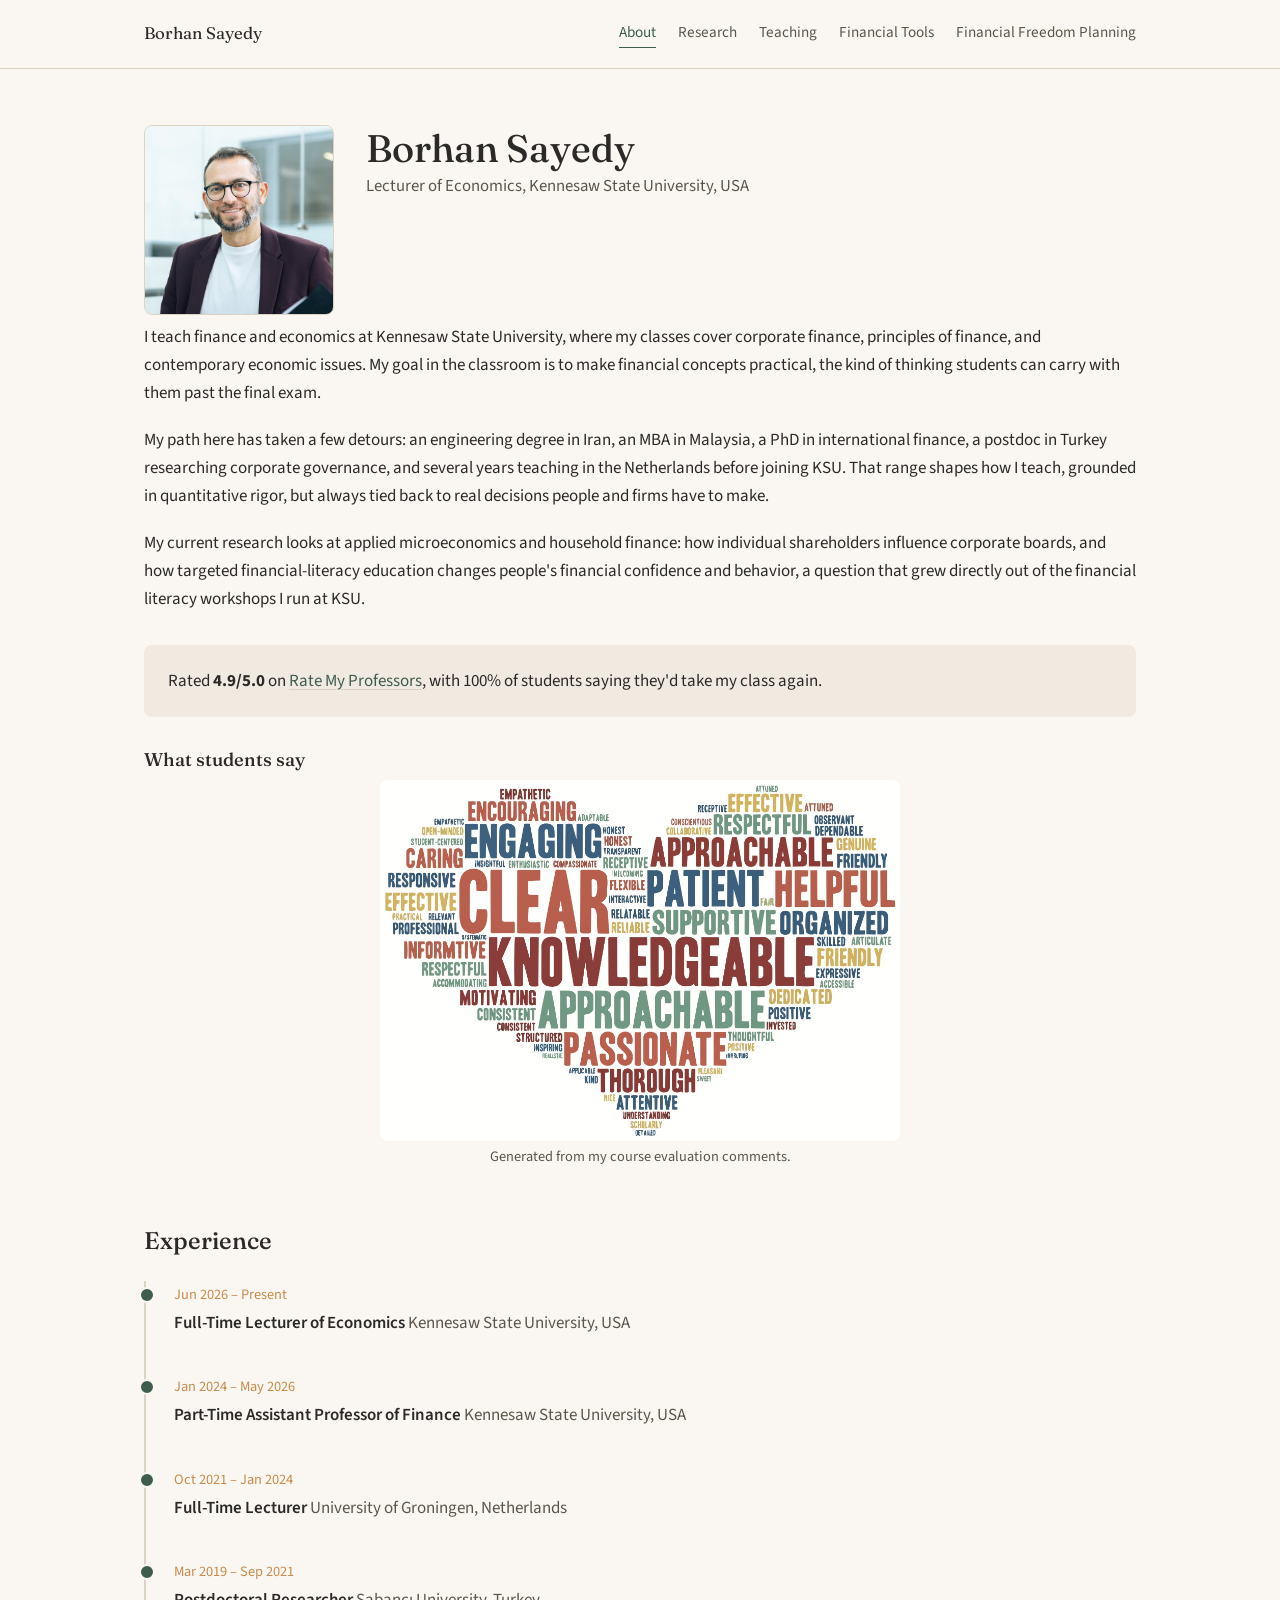
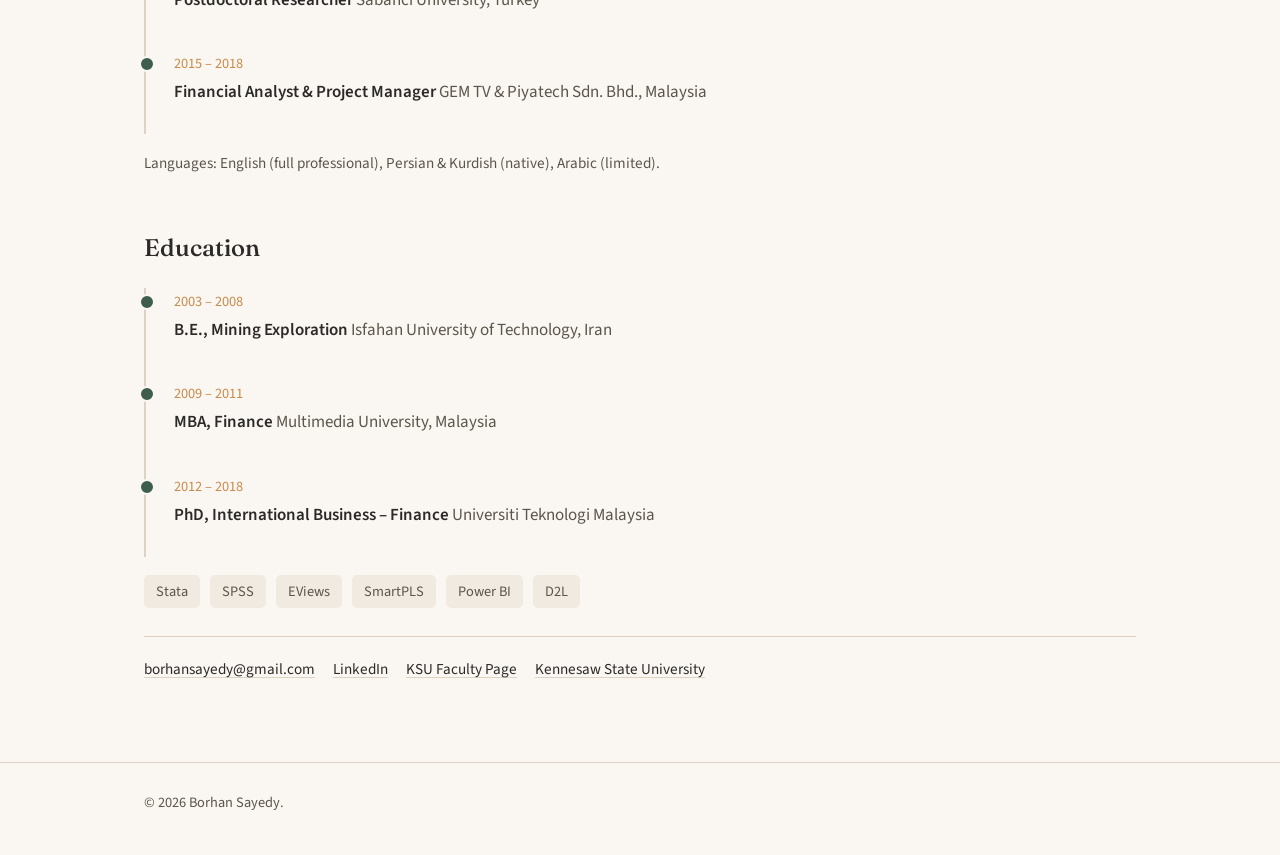
<file: index.html>
<!DOCTYPE html>
<html lang="en">
<head>
<meta charset="UTF-8">
<meta name="viewport" content="width=device-width, initial-scale=1.0">
<title>Borhan Sayedy | Lecturer of Economics, Kennesaw State University</title>
<meta name="description" content="Borhan Sayedy is a Lecturer of Economics at Kennesaw State University, teaching finance and economics.">
<meta name="google-site-verification" content="pN-dEnVhSgdHzZK1PWoXmaAWGZ5XtpAnYT4VeJvEDls" />
<link rel="preconnect" href="https://fonts.googleapis.com">
<link rel="preconnect" href="https://fonts.gstatic.com" crossorigin>
<link href="https://fonts.googleapis.com/css2?family=Fraunces:opsz,wght@9..144,400..600&family=Source+Sans+3:wght@400;600;700&display=swap" rel="stylesheet">
<link rel="stylesheet" href="style.css">
</head>
<body>

<header class="site">
  <div class="nav-row">
    <a class="brand" href="index.html">Borhan Sayedy</a>
    <nav class="links">
      <a href="index.html" aria-current="page">About</a>
      <a href="research.html">Research</a>
      <a href="teaching.html">Teaching</a>
      <a href="financial-tools.html">Financial Tools</a>
      <a href="financial-freedom.html">Financial Freedom Planning</a>
    </nav>
  </div>
</header>

<main>
  <div class="wrap">

    <div class="hero">
      <img src="photo.jpg" alt="Portrait of Borhan Sayedy">
      <div>
        <h1>Borhan Sayedy</h1>
        <p class="role">Lecturer of Economics, Kennesaw State University, USA</p>
      </div>
    </div>

    <p>I teach finance and economics at Kennesaw State University, where my classes cover corporate finance, principles of finance, and contemporary economic issues. My goal in the classroom is to make financial concepts practical, the kind of thinking students can carry with them past the final exam.</p>

    <p>My path here has taken a few detours: an engineering degree in Iran, an MBA in Malaysia, a PhD in international finance, a postdoc in Turkey researching corporate governance, and several years teaching in the Netherlands before joining KSU. That range shapes how I teach, grounded in quantitative rigor, but always tied back to real decisions people and firms have to make.</p>

    <p>My current research looks at applied microeconomics and household finance: how individual shareholders influence corporate boards, and how targeted financial-literacy education changes people's financial confidence and behavior, a question that grew directly out of the financial literacy workshops I run at KSU.</p>

    <div class="callout">
      <p>Rated <strong>4.9/5.0</strong> on <a href="https://www.ratemyprofessors.com/professor/2978130" target="_blank" rel="noopener">Rate My Professors</a>, with 100% of students saying they'd take my class again.</p>
    </div>

    <h3>What students say</h3>
    <img src="wordcloud.jpg" alt="Word cloud of the most common words from student course evaluations, including clear, knowledgeable, engaging, approachable, patient, helpful, supportive, and passionate" style="width:100%; max-width:520px; display:block; margin: 8px auto 4px; border-radius: 8px;">
    <p class="ffp-note" style="text-align:center;">Generated from my course evaluation comments.</p>

    <h2>Experience</h2>
    <ul class="timeline">
      <li>
        <span class="year">Jun 2026 &ndash; Present</span>
        <span class="degree">Full-Time Lecturer of Economics</span>
        <span class="school">Kennesaw State University, USA</span>
      </li>
      <li>
        <span class="year">Jan 2024 &ndash; May 2026</span>
        <span class="degree">Part-Time Assistant Professor of Finance</span>
        <span class="school">Kennesaw State University, USA</span>
      </li>
      <li>
        <span class="year">Oct 2021 &ndash; Jan 2024</span>
        <span class="degree">Full-Time Lecturer</span>
        <span class="school">University of Groningen, Netherlands</span>
      </li>
      <li>
        <span class="year">Mar 2019 &ndash; Sep 2021</span>
        <span class="degree">Postdoctoral Researcher</span>
        <span class="school">Sabanc&#305; University, Turkey</span>
      </li>
      <li>
        <span class="year">2015 &ndash; 2018</span>
        <span class="degree">Financial Analyst &amp; Project Manager</span>
        <span class="school">GEM TV &amp; Piyatech Sdn. Bhd., Malaysia</span>
      </li>
    </ul>

    <p style="color: var(--ink-soft); font-size: 0.95rem;">Languages: English (full professional), Persian &amp; Kurdish (native), Arabic (limited).</p>

    <h2>Education</h2>
    <ul class="timeline">
      <li>
        <span class="year">2003 &ndash; 2008</span>
        <span class="degree">B.E., Mining Exploration</span>
        <span class="school">Isfahan University of Technology, Iran</span>
      </li>
      <li>
        <span class="year">2009 &ndash; 2011</span>
        <span class="degree">MBA, Finance</span>
        <span class="school">Multimedia University, Malaysia</span>
      </li>
      <li>
        <span class="year">2012 &ndash; 2018</span>
        <span class="degree">PhD, International Business &ndash; Finance</span>
        <span class="school">Universiti Teknologi Malaysia</span>
      </li>
    </ul>

    <p class="tag-row">
      <span>Stata</span><span>SPSS</span><span>EViews</span><span>SmartPLS</span><span>Power BI</span><span>D2L</span>
    </p>

    <div class="contact-row">
      <a href="mailto:borhansayedy@gmail.com">borhansayedy@gmail.com</a>
      <a href="https://www.linkedin.com/in/borhansayedy/" target="_blank" rel="noopener">LinkedIn</a>
      <a href="https://facultyweb.kennesaw.edu/bsayedy/index.php" target="_blank" rel="noopener">KSU Faculty Page</a>
      <a href="https://www.kennesaw.edu" target="_blank" rel="noopener">Kennesaw State University</a>
    </div>

  </div>
</main>

<footer class="site">
  <div class="wrap">
    &copy; 2026 Borhan Sayedy.
  </div>
</footer>

</body>
</html>
</file>
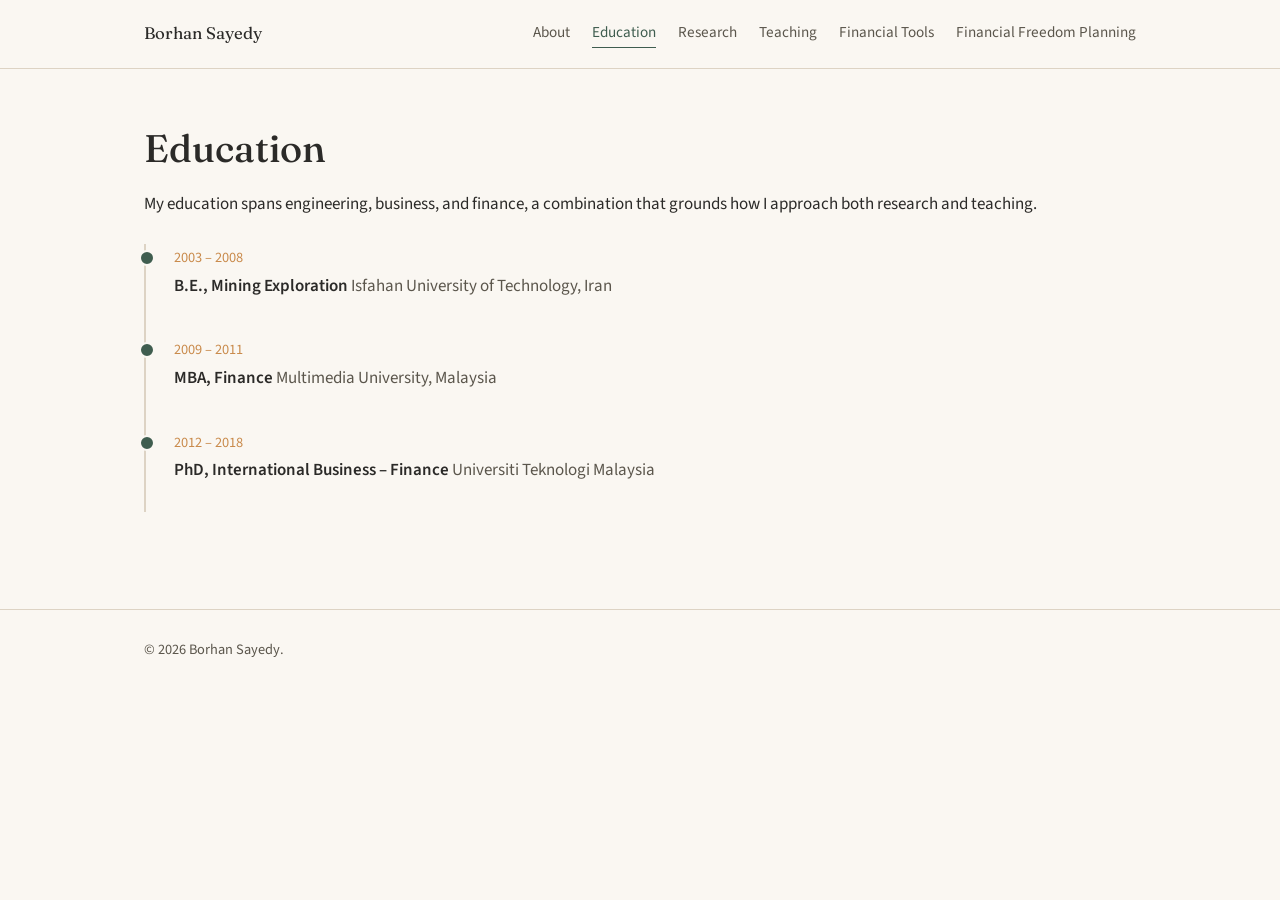
<file: education.html>
<!DOCTYPE html>
<html lang="en">
<head>
<meta charset="UTF-8">
<meta name="viewport" content="width=device-width, initial-scale=1.0">
<title>Education | Borhan Sayedy</title>
<link rel="preconnect" href="https://fonts.googleapis.com">
<link rel="preconnect" href="https://fonts.gstatic.com" crossorigin>
<link href="https://fonts.googleapis.com/css2?family=Fraunces:opsz,wght@9..144,400..600&family=Source+Sans+3:wght@400;600;700&display=swap" rel="stylesheet">
<link rel="stylesheet" href="style.css">
</head>
<body>

<header class="site">
  <div class="nav-row">
    <a class="brand" href="index.html">Borhan Sayedy</a>
    <nav class="links">
      <a href="index.html">About</a>
      <a href="education.html" aria-current="page">Education</a>
      <a href="research.html">Research</a>
      <a href="teaching.html">Teaching</a>
      <a href="financial-tools.html">Financial Tools</a>
      <a href="financial-freedom.html">Financial Freedom Planning</a>
    </nav>
  </div>
</header>

<main>
  <div class="wrap">
    <h1>Education</h1>
    <p>My education spans engineering, business, and finance, a combination that grounds how I approach both research and teaching.</p>

    <ul class="timeline">
      <li>
        <span class="year">2003 &ndash; 2008</span>
        <span class="degree">B.E., Mining Exploration</span>
        <span class="school">Isfahan University of Technology, Iran</span>
      </li>
      <li>
        <span class="year">2009 &ndash; 2011</span>
        <span class="degree">MBA, Finance</span>
        <span class="school">Multimedia University, Malaysia</span>
      </li>
      <li>
        <span class="year">2012 &ndash; 2018</span>
        <span class="degree">PhD, International Business &ndash; Finance</span>
        <span class="school">Universiti Teknologi Malaysia</span>
      </li>
    </ul>
  </div>
</main>

<footer class="site">
  <div class="wrap">
    &copy; 2026 Borhan Sayedy.
  </div>
</footer>

</body>
</html>
</file>
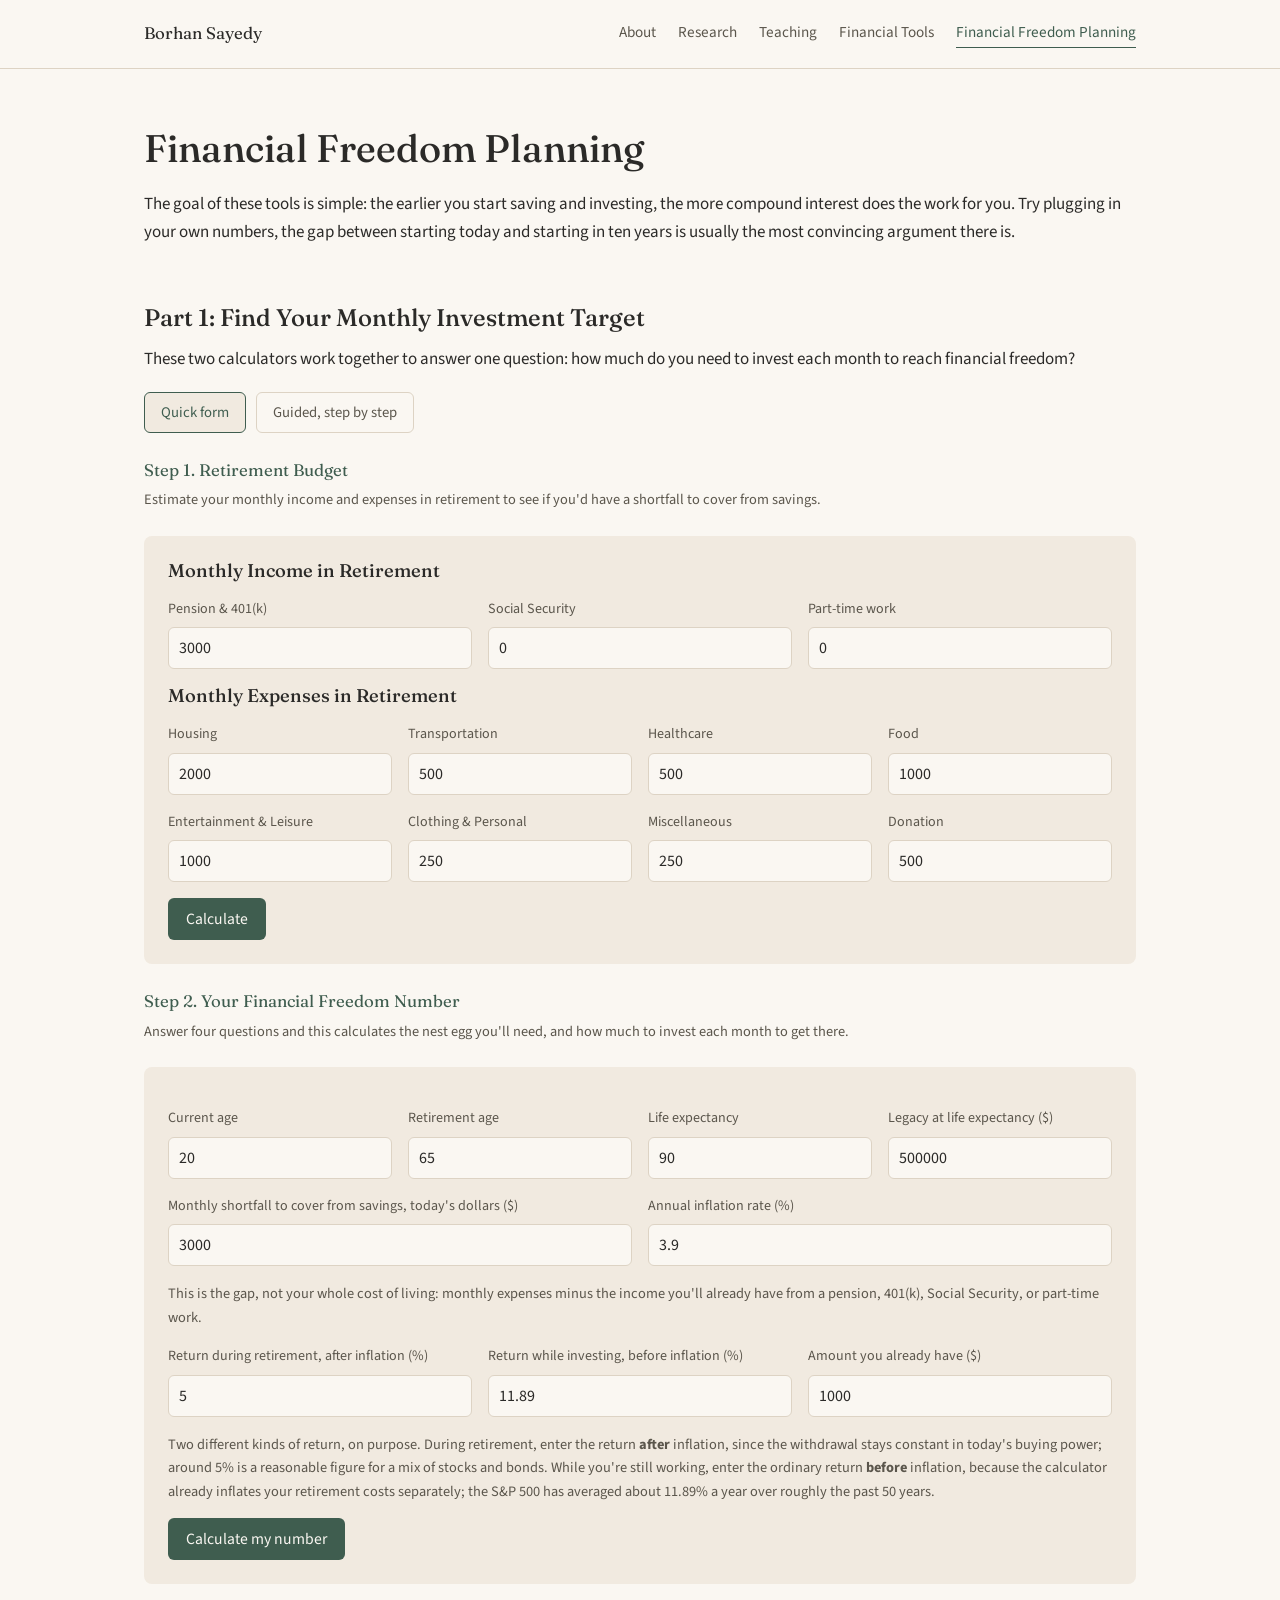
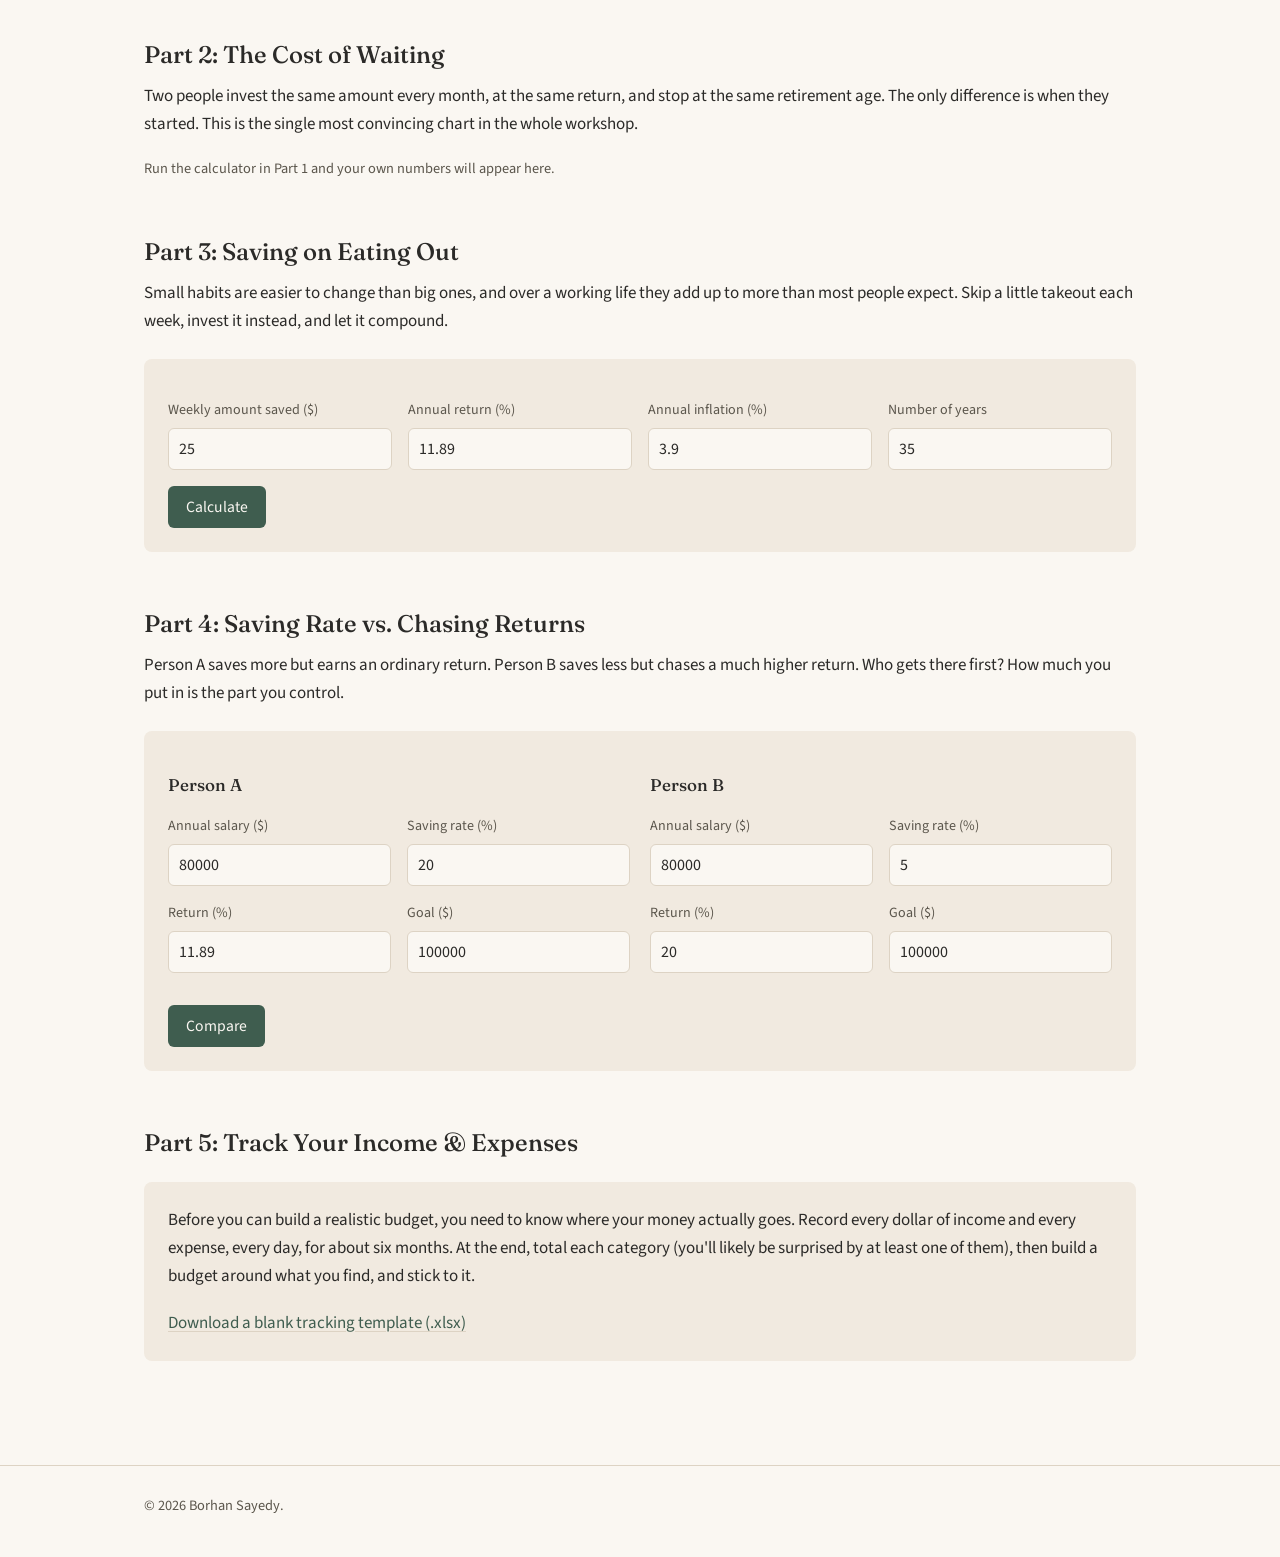
<file: financial-freedom.html>
<!DOCTYPE html>
<html lang="en">
<head>
<meta charset="UTF-8">
<meta name="viewport" content="width=device-width, initial-scale=1.0">
<title>Financial Freedom Planning | Borhan Sayedy</title>
<link rel="preconnect" href="https://fonts.googleapis.com">
<link rel="preconnect" href="https://fonts.gstatic.com" crossorigin>
<link href="https://fonts.googleapis.com/css2?family=Fraunces:opsz,wght@9..144,400..600&family=Source+Sans+3:wght@400;600;700&display=swap" rel="stylesheet">
<link rel="stylesheet" href="style.css">
</head>
<body>

<header class="site">
  <div class="nav-row">
    <a class="brand" href="index.html">Borhan Sayedy</a>
    <nav class="links">
      <a href="index.html">About</a>
      <a href="research.html">Research</a>
      <a href="teaching.html">Teaching</a>
      <a href="financial-tools.html">Financial Tools</a>
      <a href="financial-freedom.html" aria-current="page">Financial Freedom Planning</a>
    </nav>
  </div>
</header>

<main>
  <div class="wrap">
    <h1>Financial Freedom Planning</h1>
    <p>The goal of these tools is simple: the earlier you start saving and investing, the more compound interest does the work for you. Try plugging in your own numbers, the gap between starting today and starting in ten years is usually the most convincing argument there is.</p>

    <h2 class="ffp-intro">Part 1: Find Your Monthly Investment Target</h2>
    <p>These two calculators work together to answer one question: how much do you need to invest each month to reach financial freedom?</p>

    <div class="wizard-toggle-row">
      <button class="wizard-toggle-btn active" id="toggle-form-btn" onclick="showFormMode()">Quick form</button>
      <button class="wizard-toggle-btn" id="toggle-wizard-btn" onclick="showWizardMode()">Guided, step by step</button>
    </div>

    <div id="form-mode">
      <p class="ffp-subhead">Step 1. Retirement Budget</p>
      <p class="ffp-note">Estimate your monthly income and expenses in retirement to see if you'd have a shortfall to cover from savings.</p>
      <div class="tool-card">
        <h3>Monthly Income in Retirement</h3>
        <div class="field-row">
          <div class="field"><label for="rb-pension">Pension &amp; 401(k)</label><input type="number" id="rb-pension" value="3000" min="0"></div>
          <div class="field"><label for="rb-ss">Social Security</label><input type="number" id="rb-ss" value="0" min="0"></div>
          <div class="field"><label for="rb-parttime">Part-time work</label><input type="number" id="rb-parttime" value="0" min="0"></div>
        </div>
        <h3>Monthly Expenses in Retirement</h3>
        <div class="field-row">
          <div class="field"><label for="rb-housing">Housing</label><input type="number" id="rb-housing" value="2000" min="0"></div>
          <div class="field"><label for="rb-transport">Transportation</label><input type="number" id="rb-transport" value="500" min="0"></div>
          <div class="field"><label for="rb-healthcare">Healthcare</label><input type="number" id="rb-healthcare" value="500" min="0"></div>
          <div class="field"><label for="rb-food">Food</label><input type="number" id="rb-food" value="1000" min="0"></div>
        </div>
        <div class="field-row">
          <div class="field"><label for="rb-entertainment">Entertainment &amp; Leisure</label><input type="number" id="rb-entertainment" value="1000" min="0"></div>
          <div class="field"><label for="rb-clothing">Clothing &amp; Personal</label><input type="number" id="rb-clothing" value="250" min="0"></div>
          <div class="field"><label for="rb-misc">Miscellaneous</label><input type="number" id="rb-misc" value="250" min="0"></div>
          <div class="field"><label for="rb-donation">Donation</label><input type="number" id="rb-donation" value="500" min="0"></div>
        </div>
        <button class="calc-btn" onclick="calcRetirementBudget()">Calculate</button>
        <div class="result" id="rb-result">
          <div class="compare-result"><span>Total monthly income</span><span class="value" id="rb-income-total">&mdash;</span></div>
          <div class="compare-result"><span>Total monthly expenses</span><span class="value" id="rb-expense-total">&mdash;</span></div>
          <div class="compare-result"><span>Monthly shortfall (withdrawal needed)</span><span class="value" id="rb-shortfall">&mdash;</span></div>
        </div>
      </div>

      <p class="ffp-subhead">Step 2. Your Financial Freedom Number</p>
      <p class="ffp-note">Answer four questions and this calculates the nest egg you'll need, and how much to invest each month to get there.</p>
      <div class="tool-card">
        <div class="field-row">
          <div class="field"><label for="sp-current-age">Current age</label><input type="number" id="sp-current-age" value="20" min="0"></div>
          <div class="field"><label for="sp-retire-age">Retirement age</label><input type="number" id="sp-retire-age" value="65" min="0"></div>
          <div class="field"><label for="sp-life-expectancy">Life expectancy</label><input type="number" id="sp-life-expectancy" value="90" min="0"></div>
          <div class="field"><label for="sp-legacy">Legacy at life expectancy ($)</label><input type="number" id="sp-legacy" value="500000" min="0"></div>
        </div>
        <div class="field-row">
          <div class="field"><label for="sp-monthly-need">Monthly shortfall to cover from savings, today's dollars ($)</label><input type="number" id="sp-monthly-need" value="3000" min="0"></div>
          <div class="field"><label for="sp-inflation">Annual inflation rate (%)</label><input type="number" id="sp-inflation" value="3.9" min="0" step="0.1"></div>
        </div>
        <p class="ffp-note">This is the gap, not your whole cost of living: monthly expenses minus the income you'll already have from a pension, 401(k), Social Security, or part-time work.</p>
        <p class="link-note" id="sp-link-note">Auto-filled from your Retirement Budget shortfall above. Feel free to edit it.</p>
        <div class="field-row">
          <div class="field"><label for="sp-retire-return">Return during retirement, after inflation (%)</label><input type="number" id="sp-retire-return" value="5" min="0" step="0.1"></div>
          <div class="field"><label for="sp-invest-return">Return while investing, before inflation (%)</label><input type="number" id="sp-invest-return" value="11.89" min="0" step="0.01"></div>
          <div class="field"><label for="sp-initial">Amount you already have ($)</label><input type="number" id="sp-initial" value="1000" min="0"></div>
        </div>
        <p class="ffp-note">Two different kinds of return, on purpose. During retirement, enter the return <strong>after</strong> inflation, since the withdrawal stays constant in today's buying power; around 5% is a reasonable figure for a mix of stocks and bonds. While you're still working, enter the ordinary return <strong>before</strong> inflation, because the calculator already inflates your retirement costs separately; the S&amp;P 500 has averaged about 11.89% a year over roughly the past 50 years.</p>
        <button class="calc-btn" onclick="calcSavingsPlan()">Calculate my number</button>
        <div class="result" id="sp-result">
          <div class="compare-result"><span>Monthly shortfall at retirement (inflation-adjusted)</span><span class="value" id="sp-need-at-retirement">&mdash;</span></div>
          <div class="compare-result"><span>Nest egg needed at retirement</span><span class="value" id="sp-target">&mdash;</span></div>
          <div>Monthly investment needed</div>
          <div class="big" id="sp-monthly-invest">&mdash;</div>
        </div>
        <div class="chart-wrap" id="sp-charts">
          <h3>Your account balance over your lifetime</h3>
          <canvas id="lifetime-chart"></canvas>
          <p class="ffp-note">Growing while you invest, then drawing down as you withdraw in retirement.</p>
        </div>
      </div>
    </div>

    <div class="wizard-chat" id="wizard-mode">
      <div class="wizard-messages" id="wizard-messages"></div>
      <div id="wizard-input-area"></div>
      <button class="wizard-restart" onclick="restartWizard()">Start over</button>
    </div>

    <h2 class="ffp-intro">Part 2: The Cost of Waiting</h2>
    <p>Two people invest the same amount every month, at the same return, and stop at the same retirement age. The only difference is when they started. This is the single most convincing chart in the whole workshop.</p>

    <p class="ffp-note" id="cow-placeholder">Run the calculator in Part 1 and your own numbers will appear here.</p>

    <div class="tool-card" id="cost-of-waiting-card" style="display:none;">
      <canvas id="cost-of-waiting-chart"></canvas>
      <div class="chart-summary" id="cow-summary">
        <div class="compare-result"><span id="cow-early-label">Starting earlier</span><span class="value" id="cow-early-final">&mdash;</span></div>
        <div class="compare-result"><span id="cow-late-label">Starting later</span><span class="value" id="cow-late-final">&mdash;</span></div>
        <div class="compare-result"><span>What the delay costs</span><span class="value" id="cow-gap">&mdash;</span></div>
      </div>
    </div>

    <h2 class="ffp-intro">Part 3: Saving on Eating Out</h2>
    <p>Small habits are easier to change than big ones, and over a working life they add up to more than most people expect. Skip a little takeout each week, invest it instead, and let it compound.</p>

    <div class="tool-card">
      <div class="field-row">
        <div class="field"><label for="eo-weekly">Weekly amount saved ($)</label><input type="number" id="eo-weekly" value="25" min="0"></div>
        <div class="field"><label for="eo-return">Annual return (%)</label><input type="number" id="eo-return" value="11.89" min="0" step="0.01"></div>
        <div class="field"><label for="eo-inflation">Annual inflation (%)</label><input type="number" id="eo-inflation" value="3.9" min="0" step="0.1"></div>
        <div class="field"><label for="eo-years">Number of years</label><input type="number" id="eo-years" value="35" min="0"></div>
      </div>
      <button class="calc-btn" onclick="calcEatingOut()">Calculate</button>
      <div class="result" id="eo-result">
        <div>Future value</div>
        <div class="big" id="eo-future-value">&mdash;</div>
        <div class="compare-result"><span>Amount you actually set aside</span><span class="value" id="eo-total-saved">&mdash;</span></div>
        <p class="ffp-note" id="eo-total-saved-note" style="margin-top:8px;"></p>
      </div>
    </div>

    <h2 class="ffp-intro">Part 4: Saving Rate vs. Chasing Returns</h2>
    <p>Person A saves more but earns an ordinary return. Person B saves less but chases a much higher return. Who gets there first? How much you put in is the part you control.</p>

    <div class="tool-card">
      <div class="compare-grid">
        <div class="compare-col">
          <h4>Person A</h4>
          <div class="field-row">
            <div class="field"><label for="sr-a-salary">Annual salary ($)</label><input type="number" id="sr-a-salary" value="80000" min="0"></div>
            <div class="field"><label for="sr-a-rate">Saving rate (%)</label><input type="number" id="sr-a-rate" value="20" min="0" step="0.1"></div>
            <div class="field"><label for="sr-a-return">Return (%)</label><input type="number" id="sr-a-return" value="11.89" min="0" step="0.01"></div>
            <div class="field"><label for="sr-a-goal">Goal ($)</label><input type="number" id="sr-a-goal" value="100000" min="0"></div>
          </div>
        </div>
        <div class="compare-col">
          <h4>Person B</h4>
          <div class="field-row">
            <div class="field"><label for="sr-b-salary">Annual salary ($)</label><input type="number" id="sr-b-salary" value="80000" min="0"></div>
            <div class="field"><label for="sr-b-rate">Saving rate (%)</label><input type="number" id="sr-b-rate" value="5" min="0" step="0.1"></div>
            <div class="field"><label for="sr-b-return">Return (%)</label><input type="number" id="sr-b-return" value="20" min="0" step="0.1"></div>
            <div class="field"><label for="sr-b-goal">Goal ($)</label><input type="number" id="sr-b-goal" value="100000" min="0"></div>
          </div>
        </div>
      </div>
      <button class="calc-btn" onclick="calcSavingRate()">Compare</button>
      <div class="result" id="sr-result">
        <div class="compare-grid">
          <div class="compare-result"><span>Person A reaches the goal in</span><span class="value" id="sr-a-years">&mdash;</span></div>
          <div class="compare-result"><span>Person B reaches the goal in</span><span class="value" id="sr-b-years">&mdash;</span></div>
        </div>
      </div>
    </div>

    <h2 class="ffp-intro">Part 5: Track Your Income &amp; Expenses</h2>
    <div class="tool-card">
      <p>Before you can build a realistic budget, you need to know where your money actually goes. Record every dollar of income and every expense, every day, for about six months. At the end, total each category (you'll likely be surprised by at least one of them), then build a budget around what you find, and stick to it.</p>
      <a href="income-expense-template.xlsx" download>Download a blank tracking template (.xlsx)</a>
    </div>

  </div>
</main>

<footer class="site">
  <div class="wrap">
    &copy; 2026 Borhan Sayedy.
  </div>
</footer>

<script src="finance.js"></script>
<script src="ffp.js"></script>
<script src="wizard.js"></script>
</body>
</html>
</file>
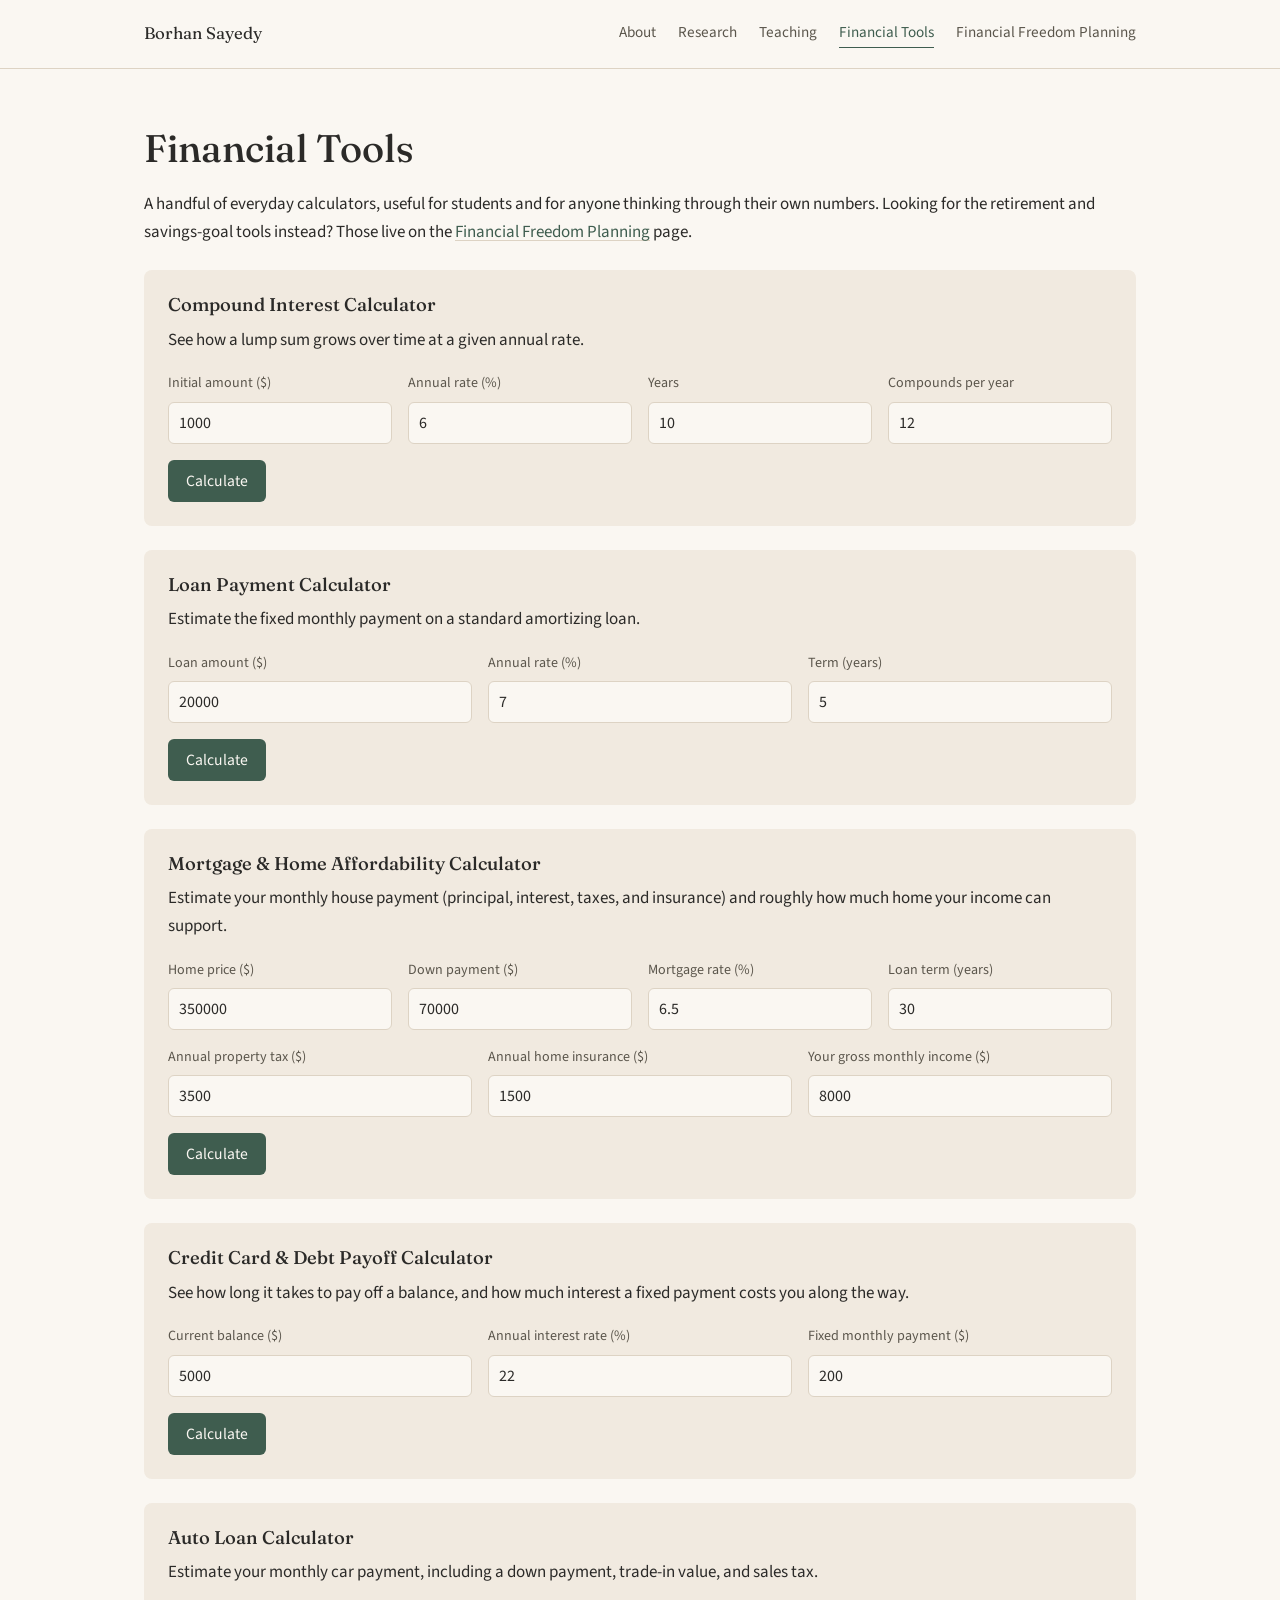
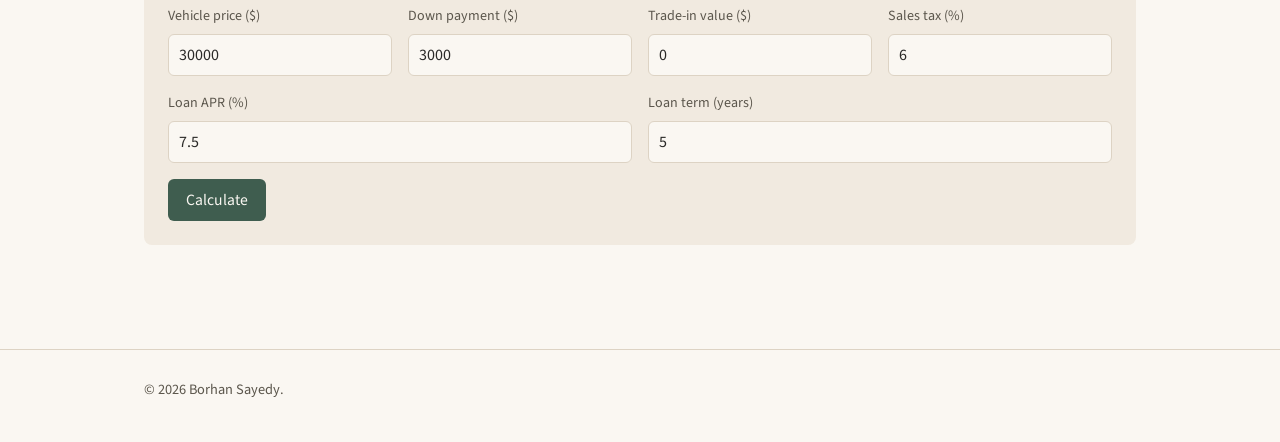
<file: financial-tools.html>
<!DOCTYPE html>
<html lang="en">
<head>
<meta charset="UTF-8">
<meta name="viewport" content="width=device-width, initial-scale=1.0">
<meta name="description" content="Free calculators for mortgages, loans, credit card payoff, and compound interest, built by economics lecturer Borhan Sayedy.">
<title>Financial Tools | Borhan Sayedy</title>
<link rel="preconnect" href="https://fonts.googleapis.com">
<link rel="preconnect" href="https://fonts.gstatic.com" crossorigin>
<link href="https://fonts.googleapis.com/css2?family=Fraunces:opsz,wght@9..144,400..600&family=Source+Sans+3:wght@400;600;700&display=swap" rel="stylesheet">
<link rel="stylesheet" href="style.css">
</head>
<body>

<header class="site">
  <div class="nav-row">
    <a class="brand" href="index.html">Borhan Sayedy</a>
    <nav class="links">
      <a href="index.html">About</a>
      <a href="research.html">Research</a>
      <a href="teaching.html">Teaching</a>
      <a href="financial-tools.html" aria-current="page">Financial Tools</a>
      <a href="financial-freedom.html">Financial Freedom Planning</a>
    </nav>
  </div>
</header>

<main>
  <div class="wrap">
    <h1>Financial Tools</h1>
    <p>A handful of everyday calculators, useful for students and for anyone thinking through their own numbers. Looking for the retirement and savings-goal tools instead? Those live on the <a href="financial-freedom.html">Financial Freedom Planning</a> page.</p>

    <div class="tool-card">
      <h3>Compound Interest Calculator</h3>
      <p>See how a lump sum grows over time at a given annual rate.</p>
      <div class="field-row">
        <div class="field">
          <label for="ci-principal">Initial amount ($)</label>
          <input type="number" id="ci-principal" value="1000" min="0">
        </div>
        <div class="field">
          <label for="ci-rate">Annual rate (%)</label>
          <input type="number" id="ci-rate" value="6" min="0" step="0.1">
        </div>
        <div class="field">
          <label for="ci-years">Years</label>
          <input type="number" id="ci-years" value="10" min="0">
        </div>
        <div class="field">
          <label for="ci-compounds">Compounds per year</label>
          <input type="number" id="ci-compounds" value="12" min="1">
        </div>
      </div>
      <button class="calc-btn" onclick="calcCompoundInterest()">Calculate</button>
      <div class="result" id="ci-result">
        <div>Future value</div>
        <div class="big" id="ci-output">&mdash;</div>
        <div id="ci-detail" style="color: var(--ink-soft); font-size: 0.92rem; margin-top: 4px;"></div>
      </div>
    </div>

    <div class="tool-card">
      <h3>Loan Payment Calculator</h3>
      <p>Estimate the fixed monthly payment on a standard amortizing loan.</p>
      <div class="field-row">
        <div class="field">
          <label for="ln-amount">Loan amount ($)</label>
          <input type="number" id="ln-amount" value="20000" min="0">
        </div>
        <div class="field">
          <label for="ln-rate">Annual rate (%)</label>
          <input type="number" id="ln-rate" value="7" min="0" step="0.1">
        </div>
        <div class="field">
          <label for="ln-years">Term (years)</label>
          <input type="number" id="ln-years" value="5" min="1">
        </div>
      </div>
      <button class="calc-btn" onclick="calcLoanPayment()">Calculate</button>
      <div class="result" id="ln-result">
        <div>Monthly payment</div>
        <div class="big" id="ln-output">&mdash;</div>
        <div id="ln-detail" style="color: var(--ink-soft); font-size: 0.92rem; margin-top: 4px;"></div>
      </div>
    </div>

    <div class="tool-card">
      <h3>Mortgage &amp; Home Affordability Calculator</h3>
      <p>Estimate your monthly house payment (principal, interest, taxes, and insurance) and roughly how much home your income can support.</p>
      <div class="field-row">
        <div class="field"><label for="mg-price">Home price ($)</label><input type="number" id="mg-price" value="350000" min="0"></div>
        <div class="field"><label for="mg-down">Down payment ($)</label><input type="number" id="mg-down" value="70000" min="0"></div>
        <div class="field"><label for="mg-rate">Mortgage rate (%)</label><input type="number" id="mg-rate" value="6.5" min="0" step="0.01"></div>
        <div class="field"><label for="mg-years">Loan term (years)</label><input type="number" id="mg-years" value="30" min="1"></div>
      </div>
      <div class="field-row">
        <div class="field"><label for="mg-tax">Annual property tax ($)</label><input type="number" id="mg-tax" value="3500" min="0"></div>
        <div class="field"><label for="mg-insurance">Annual home insurance ($)</label><input type="number" id="mg-insurance" value="1500" min="0"></div>
        <div class="field"><label for="mg-income">Your gross monthly income ($)</label><input type="number" id="mg-income" value="8000" min="0"></div>
      </div>
      <button class="calc-btn" onclick="calcMortgage()">Calculate</button>
      <div class="result" id="mg-result">
        <div>Estimated total monthly payment</div>
        <div class="big" id="mg-total-payment">&mdash;</div>
        <div class="compare-result"><span>Principal &amp; interest</span><span class="value" id="mg-pi">&mdash;</span></div>
        <div class="compare-result"><span>Taxes &amp; insurance</span><span class="value" id="mg-ti">&mdash;</span></div>
        <div class="compare-result"><span>Share of your gross monthly income</span><span class="value" id="mg-pct-income">&mdash;</span></div>
        <p class="ffp-note" id="mg-affordability-note" style="margin-top:8px;"></p>
      </div>
    </div>

    <div class="tool-card">
      <h3>Credit Card &amp; Debt Payoff Calculator</h3>
      <p>See how long it takes to pay off a balance, and how much interest a fixed payment costs you along the way.</p>
      <div class="field-row">
        <div class="field"><label for="dc-balance">Current balance ($)</label><input type="number" id="dc-balance" value="5000" min="0"></div>
        <div class="field"><label for="dc-rate">Annual interest rate (%)</label><input type="number" id="dc-rate" value="22" min="0" step="0.1"></div>
        <div class="field"><label for="dc-payment">Fixed monthly payment ($)</label><input type="number" id="dc-payment" value="200" min="0"></div>
      </div>
      <button class="calc-btn" onclick="calcDebtPayoff()">Calculate</button>
      <div class="result" id="dc-result">
        <div>Time to pay off</div>
        <div class="big" id="dc-months">&mdash;</div>
        <div class="compare-result"><span>Total interest paid</span><span class="value" id="dc-interest">&mdash;</span></div>
        <div class="compare-result"><span>Total amount paid</span><span class="value" id="dc-total">&mdash;</span></div>
        <p class="ffp-note" id="dc-warning" style="margin-top:8px;"></p>
      </div>
    </div>

    <div class="tool-card">
      <h3>Auto Loan Calculator</h3>
      <p>Estimate your monthly car payment, including a down payment, trade-in value, and sales tax.</p>
      <div class="field-row">
        <div class="field"><label for="al-price">Vehicle price ($)</label><input type="number" id="al-price" value="30000" min="0"></div>
        <div class="field"><label for="al-down">Down payment ($)</label><input type="number" id="al-down" value="3000" min="0"></div>
        <div class="field"><label for="al-tradein">Trade-in value ($)</label><input type="number" id="al-tradein" value="0" min="0"></div>
        <div class="field"><label for="al-tax">Sales tax (%)</label><input type="number" id="al-tax" value="6" min="0" step="0.1"></div>
      </div>
      <div class="field-row">
        <div class="field"><label for="al-rate">Loan APR (%)</label><input type="number" id="al-rate" value="7.5" min="0" step="0.01"></div>
        <div class="field"><label for="al-years">Loan term (years)</label><input type="number" id="al-years" value="5" min="1"></div>
      </div>
      <button class="calc-btn" onclick="calcAutoLoan()">Calculate</button>
      <div class="result" id="al-result">
        <div>Monthly payment</div>
        <div class="big" id="al-payment">&mdash;</div>
        <div class="compare-result"><span>Amount financed</span><span class="value" id="al-financed">&mdash;</span></div>
        <div class="compare-result"><span>Total interest over the loan</span><span class="value" id="al-interest">&mdash;</span></div>
      </div>
    </div>

  </div>
</main>

<footer class="site">
  <div class="wrap">
    &copy; 2026 Borhan Sayedy.
  </div>
</footer>

<script src="script.js"></script>
<script src="finance.js"></script>
</body>
</html>
</file>
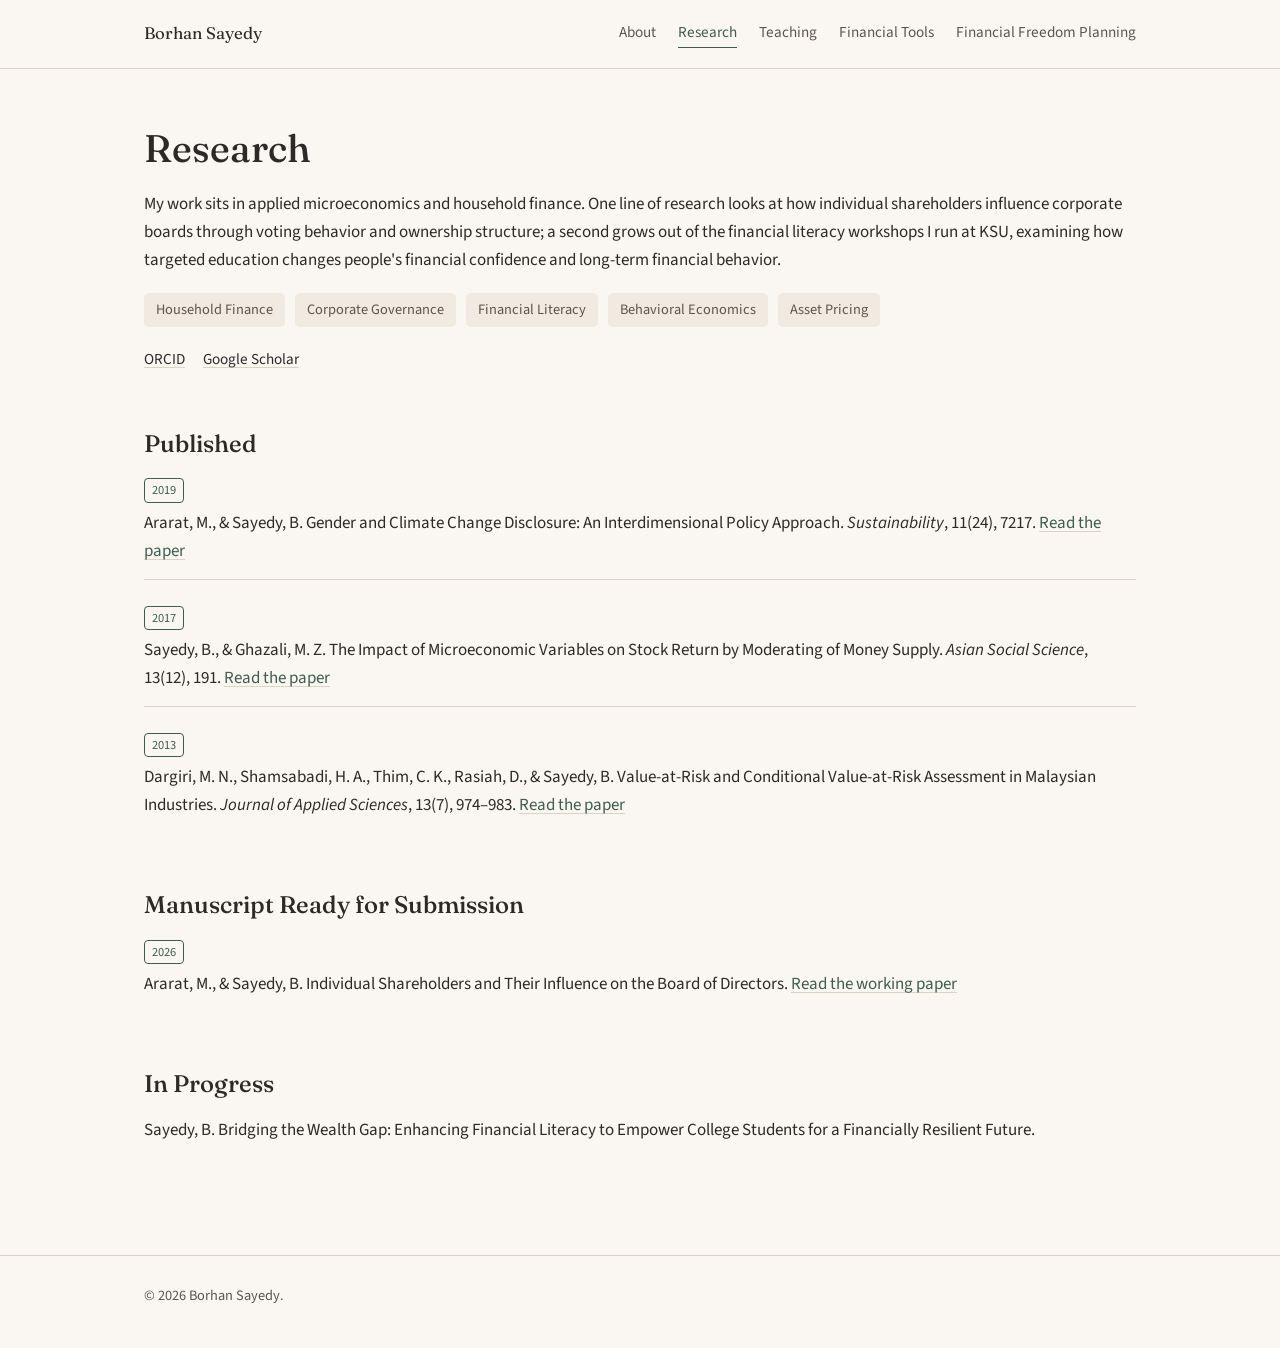
<file: research.html>
<!DOCTYPE html>
<html lang="en">
<head>
<meta charset="UTF-8">
<meta name="viewport" content="width=device-width, initial-scale=1.0">
<meta name="description" content="Research by Borhan Sayedy on household finance, corporate governance, and financial literacy, including published papers and working papers.">
<title>Research | Borhan Sayedy</title>
<link rel="preconnect" href="https://fonts.googleapis.com">
<link rel="preconnect" href="https://fonts.gstatic.com" crossorigin>
<link href="https://fonts.googleapis.com/css2?family=Fraunces:opsz,wght@9..144,400..600&family=Source+Sans+3:wght@400;600;700&display=swap" rel="stylesheet">
<link rel="stylesheet" href="style.css">
</head>
<body>

<header class="site">
  <div class="nav-row">
    <a class="brand" href="index.html">Borhan Sayedy</a>
    <nav class="links">
      <a href="index.html">About</a>
      <a href="research.html" aria-current="page">Research</a>
      <a href="teaching.html">Teaching</a>
      <a href="financial-tools.html">Financial Tools</a>
      <a href="financial-freedom.html">Financial Freedom Planning</a>
    </nav>
  </div>
</header>

<main>
  <div class="wrap">
    <h1>Research</h1>
    <p>My work sits in applied microeconomics and household finance. One line of research looks at how individual shareholders influence corporate boards through voting behavior and ownership structure; a second grows out of the financial literacy workshops I run at KSU, examining how targeted education changes people's financial confidence and long-term financial behavior.</p>

    <div class="tag-row">
      <span>Household Finance</span>
      <span>Corporate Governance</span>
      <span>Financial Literacy</span>
      <span>Behavioral Economics</span>
      <span>Asset Pricing</span>
    </div>

    <div class="contact-row" style="margin-top:20px; padding-top:0; border-top:none;">
      <a href="https://orcid.org/0009-0006-4111-4460" target="_blank" rel="noopener">ORCID</a>
      <a href="https://scholar.google.com/citations?user=bvJ3W38AAAAJ&hl=en" target="_blank" rel="noopener">Google Scholar</a>
    </div>

    <h2>Published</h2>
    <ul class="pub-list">
      <li>
        <span class="pub-tag">2019</span>
        <p style="margin:0;">Ararat, M., &amp; Sayedy, B. Gender and Climate Change Disclosure: An Interdimensional Policy Approach. <em>Sustainability</em>, 11(24), 7217. <a href="https://doi.org/10.3390/su11247217" target="_blank" rel="noopener">Read the paper</a></p>
      </li>
      <li>
        <span class="pub-tag">2017</span>
        <p style="margin:0;">Sayedy, B., &amp; Ghazali, M. Z. The Impact of Microeconomic Variables on Stock Return by Moderating of Money Supply. <em>Asian Social Science</em>, 13(12), 191. <a href="https://doi.org/10.5539/ass.v13n12p191" target="_blank" rel="noopener">Read the paper</a></p>
      </li>
      <li style="border-bottom:none;">
        <span class="pub-tag">2013</span>
        <p style="margin:0;">Dargiri, M. N., Shamsabadi, H. A., Thim, C. K., Rasiah, D., &amp; Sayedy, B. Value-at-Risk and Conditional Value-at-Risk Assessment in Malaysian Industries. <em>Journal of Applied Sciences</em>, 13(7), 974&ndash;983. <a href="https://doi.org/10.3923/jas.2013.974.983" target="_blank" rel="noopener">Read the paper</a></p>
      </li>
    </ul>

    <h2>Manuscript Ready for Submission</h2>
    <ul class="pub-list">
      <li style="border-bottom:none;">
        <span class="pub-tag">2026</span>
        <p style="margin:0;">Ararat, M., &amp; Sayedy, B. Individual Shareholders and Their Influence on the Board of Directors. <a href="https://papers.ssrn.com/sol3/papers.cfm?abstract_id=3743368" target="_blank" rel="noopener">Read the working paper</a></p>
      </li>
    </ul>

    <h2>In Progress</h2>
    <ul class="pub-list">
      <li style="border-bottom:none;">
        <p style="margin:0;">Sayedy, B. Bridging the Wealth Gap: Enhancing Financial Literacy to Empower College Students for a Financially Resilient Future.</p>
      </li>
    </ul>
  </div>
</main>

<footer class="site">
  <div class="wrap">
    &copy; 2026 Borhan Sayedy.
  </div>
</footer>

</body>
</html>
</file>
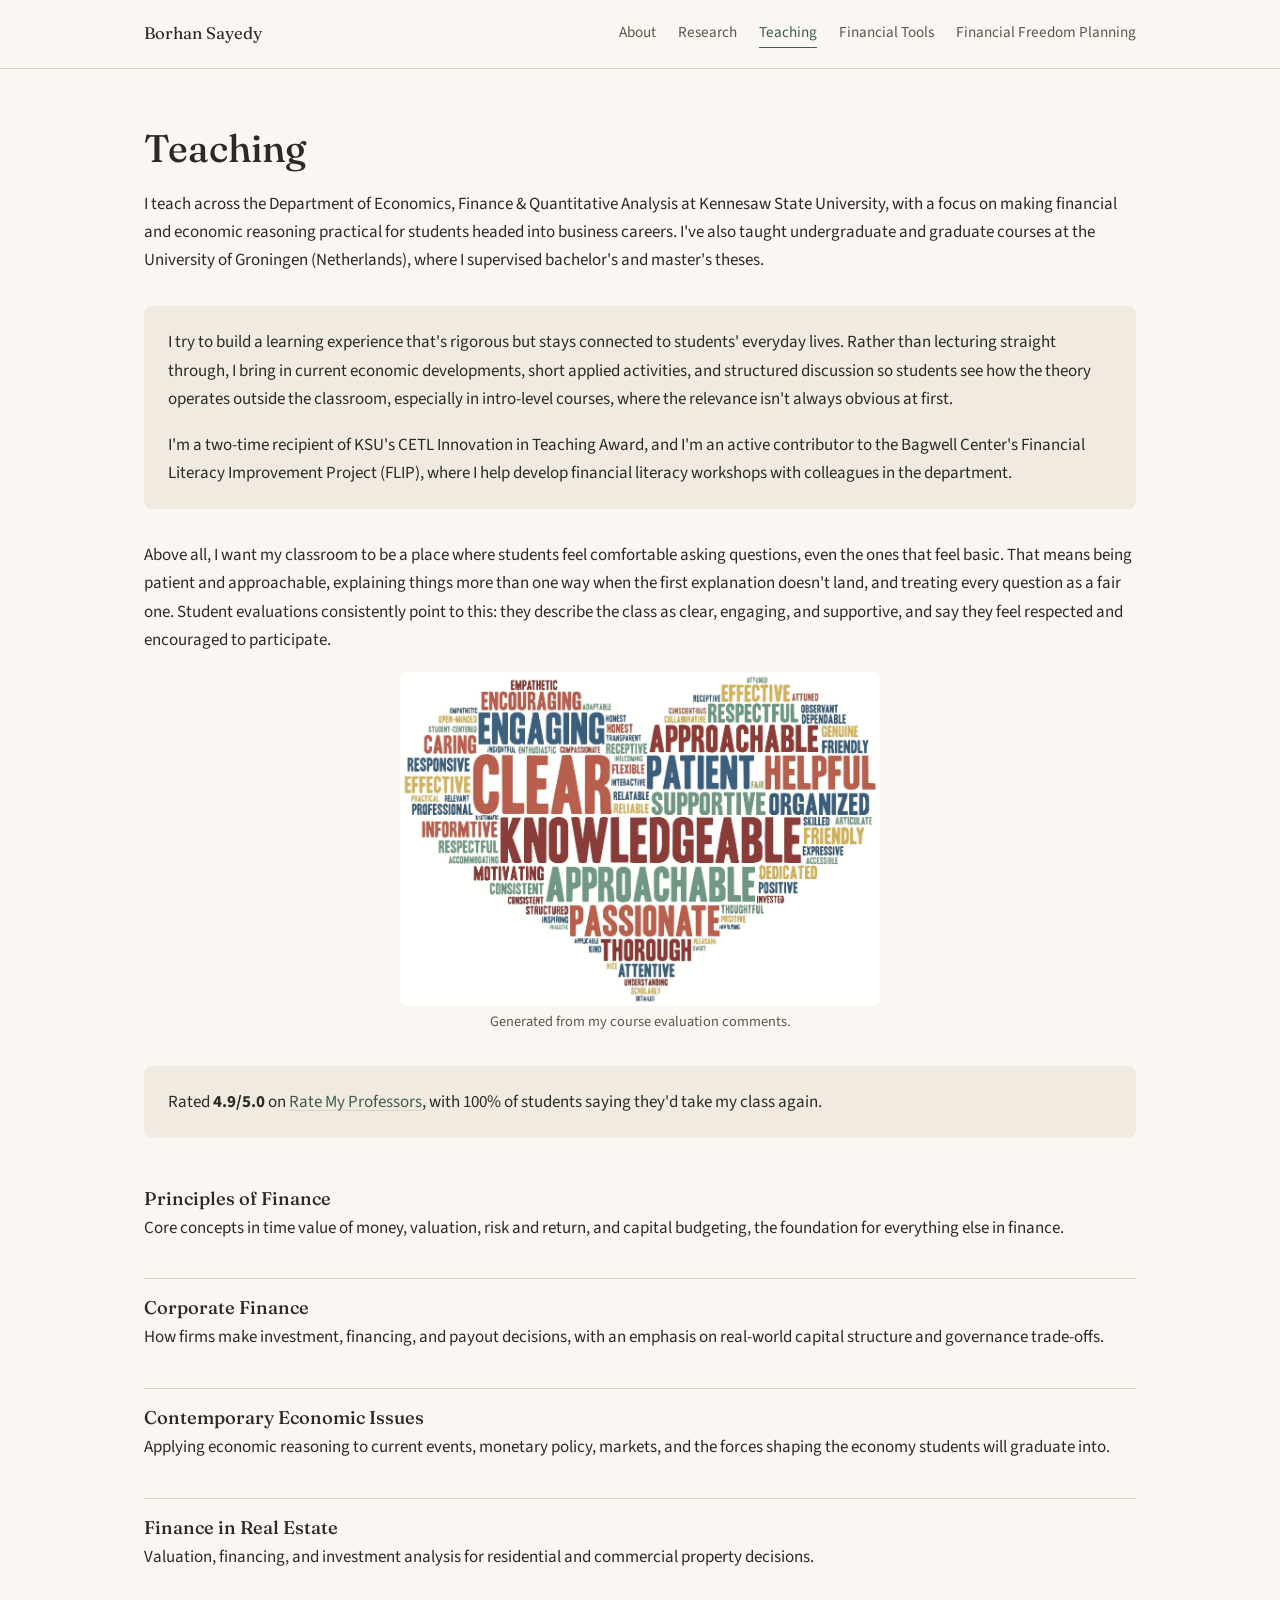
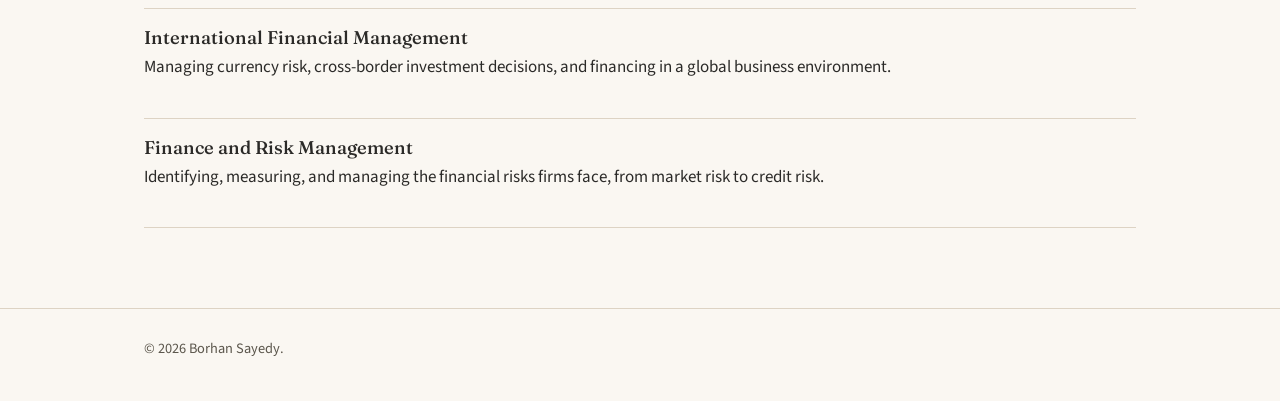
<file: teaching.html>
<!DOCTYPE html>
<html lang="en">
<head>
<meta charset="UTF-8">
<meta name="viewport" content="width=device-width, initial-scale=1.0">
<meta name="description" content="Teaching philosophy and courses taught by Borhan Sayedy, Lecturer of Economics at Kennesaw State University.">
<title>Teaching | Borhan Sayedy</title>
<link rel="preconnect" href="https://fonts.googleapis.com">
<link rel="preconnect" href="https://fonts.gstatic.com" crossorigin>
<link href="https://fonts.googleapis.com/css2?family=Fraunces:opsz,wght@9..144,400..600&family=Source+Sans+3:wght@400;600;700&display=swap" rel="stylesheet">
<link rel="stylesheet" href="style.css">
</head>
<body>

<header class="site">
  <div class="nav-row">
    <a class="brand" href="index.html">Borhan Sayedy</a>
    <nav class="links">
      <a href="index.html">About</a>
      <a href="research.html">Research</a>
      <a href="teaching.html" aria-current="page">Teaching</a>
      <a href="financial-tools.html">Financial Tools</a>
      <a href="financial-freedom.html">Financial Freedom Planning</a>
    </nav>
  </div>
</header>

<main>
  <div class="wrap">
    <h1>Teaching</h1>
    <p>I teach across the Department of Economics, Finance &amp; Quantitative Analysis at Kennesaw State University, with a focus on making financial and economic reasoning practical for students headed into business careers. I've also taught undergraduate and graduate courses at the University of Groningen (Netherlands), where I supervised bachelor's and master's theses.</p>

    <div class="callout">
      <p>I try to build a learning experience that's rigorous but stays connected to students' everyday lives. Rather than lecturing straight through, I bring in current economic developments, short applied activities, and structured discussion so students see how the theory operates outside the classroom, especially in intro-level courses, where the relevance isn't always obvious at first.</p>
      <p>I'm a two-time recipient of KSU's CETL Innovation in Teaching Award, and I'm an active contributor to the Bagwell Center's Financial Literacy Improvement Project (FLIP), where I help develop financial literacy workshops with colleagues in the department.</p>
    </div>

    <p>Above all, I want my classroom to be a place where students feel comfortable asking questions, even the ones that feel basic. That means being patient and approachable, explaining things more than one way when the first explanation doesn't land, and treating every question as a fair one. Student evaluations consistently point to this: they describe the class as clear, engaging, and supportive, and say they feel respected and encouraged to participate.</p>

    <img src="wordcloud.jpg" alt="Word cloud of the most common words from student course evaluations, including clear, knowledgeable, engaging, approachable, patient, helpful, supportive, and passionate" style="width:100%; max-width:480px; display:block; margin: 8px auto 4px; border-radius: 8px;">
    <p class="ffp-note" style="text-align:center;">Generated from my course evaluation comments.</p>

    <div class="callout">
      <p>Rated <strong>4.9/5.0</strong> on <a href="https://www.ratemyprofessors.com/professor/2978130" target="_blank" rel="noopener">Rate My Professors</a>, with 100% of students saying they'd take my class again.</p>
    </div>

    <div class="course">
      <h3>Principles of Finance</h3>
      <p>Core concepts in time value of money, valuation, risk and return, and capital budgeting, the foundation for everything else in finance.</p>
    </div>

    <div class="course">
      <h3>Corporate Finance</h3>
      <p>How firms make investment, financing, and payout decisions, with an emphasis on real-world capital structure and governance trade-offs.</p>
    </div>

    <div class="course">
      <h3>Contemporary Economic Issues</h3>
      <p>Applying economic reasoning to current events, monetary policy, markets, and the forces shaping the economy students will graduate into.</p>
    </div>

    <div class="course">
      <h3>Finance in Real Estate</h3>
      <p>Valuation, financing, and investment analysis for residential and commercial property decisions.</p>
    </div>

    <div class="course">
      <h3>International Financial Management</h3>
      <p>Managing currency risk, cross-border investment decisions, and financing in a global business environment.</p>
    </div>

    <div class="course">
      <h3>Finance and Risk Management</h3>
      <p>Identifying, measuring, and managing the financial risks firms face, from market risk to credit risk.</p>
    </div>

  </div>
</main>

<footer class="site">
  <div class="wrap">
    &copy; 2026 Borhan Sayedy.
  </div>
</footer>

</body>
</html>
</file>
<file: style.css>
/* ---------- Design tokens ---------- */
:root {
  --bg: #FAF7F2;
  --bg-alt: #F1EAE0;
  --ink: #2B2A28;
  --ink-soft: #5B564C;
  --accent: #3F5D4F;
  --accent-warm: #C98A4B;
  --line: #DDD3C4;
  --max: 1040px;
}

* { box-sizing: border-box; }

@media (prefers-reduced-motion: reduce) {
  * { animation: none !important; transition: none !important; }
}

html { scroll-behavior: smooth; }

body {
  margin: 0;
  background: var(--bg);
  color: var(--ink);
  font-family: "Source Sans 3", -apple-system, BlinkMacSystemFont, "Segoe UI", sans-serif;
  font-size: 17px;
  line-height: 1.65;
}

h1, h2, h3 {
  font-family: "Fraunces", Georgia, serif;
  font-weight: 500;
  color: var(--ink);
  line-height: 1.2;
  margin: 0 0 0.5em;
}

h1 { font-size: 2.4rem; font-weight: 480; }
h2 { font-size: 1.5rem; margin-top: 2.4em; }
h3 { font-size: 1.15rem; margin-top: 1.6em; }

p { margin: 0 0 1.1em; }

a {
  color: var(--accent);
  text-decoration-color: var(--line);
  text-underline-offset: 3px;
}
a:hover { text-decoration-color: var(--accent); }

a:focus-visible, button:focus-visible {
  outline: 2px solid var(--accent);
  outline-offset: 3px;
}

ul { padding-left: 1.2em; }
li { margin-bottom: 0.5em; }

/* ---------- Layout shell ---------- */
.wrap {
  max-width: var(--max);
  margin: 0 auto;
  padding: 0 24px;
}

header.site {
  border-bottom: 1px solid var(--line);
  background: var(--bg);
}

.nav-row {
  max-width: var(--max);
  margin: 0 auto;
  padding: 20px 24px;
  display: flex;
  align-items: center;
  justify-content: space-between;
  gap: 16px;
}

.brand {
  font-family: "Fraunces", Georgia, serif;
  font-size: 1.05rem;
  color: var(--ink);
  text-decoration: none;
  white-space: nowrap;
}

nav.links {
  display: flex;
  gap: 22px;
  flex-wrap: wrap;
}

nav.links a {
  color: var(--ink-soft);
  text-decoration: none;
  font-size: 0.95rem;
}

nav.links a[aria-current="page"] {
  color: var(--accent);
  border-bottom: 1px solid var(--accent);
  padding-bottom: 2px;
}

nav.links a:hover { color: var(--accent); }

main { padding: 56px 0 80px; }

footer.site {
  border-top: 1px solid var(--line);
  padding: 28px 0 40px;
  color: var(--ink-soft);
  font-size: 0.9rem;
}

/* ---------- Hero ---------- */
.hero {
  display: flex;
  gap: 32px;
  align-items: flex-start;
  margin-bottom: 8px;
}

.hero img {
  width: 190px;
  height: 190px;
  border-radius: 8px;
  object-fit: cover;
  flex-shrink: 0;
  border: 1px solid var(--line);
}

.hero .kicker {
  color: var(--accent-warm);
  font-size: 0.95rem;
  margin-bottom: 6px;
}

.hero h1 { margin-bottom: 2px; }

.hero .role {
  color: var(--ink-soft);
  font-size: 1.05rem;
  margin-bottom: 0;
}

@media (max-width: 560px) {
  .hero { flex-direction: column; }
  .hero img { width: 150px; height: 150px; }
}

/* ---------- Contact row ---------- */
.contact-row {
  display: flex;
  flex-wrap: wrap;
  gap: 18px;
  margin: 28px 0 0;
  padding-top: 20px;
  border-top: 1px solid var(--line);
  font-size: 0.95rem;
}

.contact-row a { color: var(--ink); }

/* ---------- Timeline (Education page) ---------- */
.timeline {
  list-style: none;
  padding-left: 0;
  margin-top: 1.5em;
  border-left: 2px solid var(--line);
}

.timeline li {
  position: relative;
  padding: 2px 0 28px 28px;
}

.timeline li::before {
  content: "";
  position: absolute;
  left: -7px;
  top: 6px;
  width: 12px;
  height: 12px;
  border-radius: 50%;
  background: var(--accent);
  border: 2px solid var(--bg);
}

.timeline .year {
  color: var(--accent-warm);
  font-size: 0.9rem;
  display: block;
  margin-bottom: 2px;
}

.timeline .degree {
  font-weight: 600;
  margin-bottom: 2px;
}

.timeline .school {
  color: var(--ink-soft);
}

/* ---------- Research groups ---------- */
.pub-list { list-style: none; padding-left: 0; }
.pub-list li {
  padding: 14px 0;
  border-bottom: 1px solid var(--line);
}
.pub-list li:first-child { padding-top: 0; }
.pub-tag {
  display: inline-block;
  font-size: 0.78rem;
  color: var(--accent);
  border: 1px solid var(--accent);
  border-radius: 4px;
  padding: 1px 7px;
  margin-bottom: 6px;
}

.tag-row { display: flex; flex-wrap: wrap; gap: 10px; margin: 18px 0 0; }
.tag-row span {
  background: var(--bg-alt);
  border-radius: 5px;
  padding: 5px 12px;
  font-size: 0.9rem;
  color: var(--ink-soft);
}

/* ---------- Course cards (Teaching page) ---------- */
.course {
  padding: 18px 0;
  border-bottom: 1px solid var(--line);
}
.course:first-child { padding-top: 0; }
.course h3 { margin: 0 0 4px; }

/* ---------- Callout / student feedback ---------- */
.callout {
  background: var(--bg-alt);
  border-radius: 8px;
  padding: 22px 24px;
  margin: 32px 0;
}
.callout p:last-child { margin-bottom: 0; }

/* ---------- Financial tools ---------- */
.tool-card {
  background: var(--bg-alt);
  border-radius: 8px;
  padding: 24px;
  margin: 24px 0;
}
.tool-card h3 { margin-top: 0; }

.field-row {
  display: flex;
  flex-wrap: wrap;
  gap: 16px;
  margin: 16px 0;
}
.field {
  display: flex;
  flex-direction: column;
  gap: 6px;
  flex: 1 1 150px;
}
.field label { font-size: 0.88rem; color: var(--ink-soft); }
.field input {
  padding: 9px 10px;
  border: 1px solid var(--line);
  border-radius: 6px;
  font-size: 1rem;
  font-family: inherit;
  background: var(--bg);
  color: var(--ink);
}
.field input:focus-visible { outline: 2px solid var(--accent); outline-offset: 1px; }

button.calc-btn {
  background: var(--accent);
  color: var(--bg);
  border: none;
  border-radius: 6px;
  padding: 10px 18px;
  font-size: 0.98rem;
  font-family: inherit;
  cursor: pointer;
}
button.calc-btn:hover { opacity: 0.9; }

.result {
  margin-top: 18px;
  padding-top: 16px;
  border-top: 1px solid var(--line);
  font-size: 1.05rem;
  display: none;
}
.result.show { display: block; }
.result .big { font-family: "Fraunces", Georgia, serif; font-size: 1.7rem; color: var(--accent); }

.coming-soon {
  border: 1px dashed var(--line);
  border-radius: 8px;
  padding: 20px 24px;
  color: var(--ink-soft);
}

/* ---------- Financial Freedom Planning ---------- */
.ffp-intro {
  margin-top: 2.4em;
}

.ffp-subhead {
  font-family: "Fraunces", Georgia, serif;
  font-size: 1.05rem;
  color: var(--accent);
  margin: 0 0 4px;
}

.ffp-note {
  color: var(--ink-soft);
  font-size: 0.9rem;
  margin: 0 0 14px;
}

.link-note {
  display: none;
  color: var(--accent);
  font-size: 0.85rem;
  margin: -8px 0 14px;
}
.link-note.show { display: block; }

select.freq-select {
  padding: 9px 10px;
  border: 1px solid var(--line);
  border-radius: 6px;
  font-size: 1rem;
  font-family: inherit;
  background: var(--bg);
  color: var(--ink);
}

.compare-grid {
  display: grid;
  grid-template-columns: 1fr 1fr;
  gap: 20px;
  margin: 16px 0;
}
@media (max-width: 560px) {
  .compare-grid { grid-template-columns: 1fr; }
}

.compare-col h4 {
  font-family: "Fraunces", Georgia, serif;
  font-weight: 500;
  margin: 0 0 10px;
  color: var(--ink);
}

.compare-result {
  display: flex;
  justify-content: space-between;
  gap: 10px;
  margin: 6px 0;
}
.compare-result .value {
  font-family: "Fraunces", Georgia, serif;
  color: var(--accent);
}

.chart-wrap {
  margin-top: 20px;
  display: none;
}
.chart-wrap.show { display: block; }
.tool-card canvas {
  width: 100%;
  display: block;
}

.chart-summary {
  display: none;
  margin-top: 10px;
  font-size: 0.92rem;
  color: var(--ink-soft);
}
.chart-summary.show { display: block; }
.chart-summary .value {
  color: var(--accent);
  font-weight: 600;
}

.ffp-download {
  display: inline-block;
  margin-top: 12px;
  padding: 9px 16px;
  border: 1px solid var(--accent);
  border-radius: 6px;
  color: var(--accent);
  text-decoration: none;
  font-size: 0.92rem;
}
.ffp-download:hover { background: var(--accent); color: var(--bg); }

/* ---------- Guided wizard (chat-style) ---------- */
.wizard-toggle-row {
  display: flex;
  gap: 10px;
  margin: 16px 0 24px;
}
.wizard-toggle-btn {
  padding: 9px 16px;
  border: 1px solid var(--line);
  border-radius: 6px;
  background: var(--bg);
  color: var(--ink-soft);
  font-size: 0.92rem;
  font-family: inherit;
  cursor: pointer;
}
.wizard-toggle-btn.active {
  border-color: var(--accent);
  color: var(--accent);
  background: var(--bg-alt);
}

.wizard-chat {
  display: none;
  background: var(--bg-alt);
  border-radius: 10px;
  padding: 20px;
}
.wizard-chat.show { display: block; }

.wizard-messages {
  display: flex;
  flex-direction: column;
  gap: 12px;
  margin-bottom: 16px;
  max-height: 420px;
  overflow-y: auto;
}

.wizard-bubble {
  max-width: 80%;
  padding: 10px 14px;
  border-radius: 12px;
  font-size: 0.95rem;
  line-height: 1.5;
}
.wizard-bubble.bot {
  background: var(--bg);
  border: 1px solid var(--line);
  align-self: flex-start;
  border-bottom-left-radius: 3px;
}
.wizard-bubble.user {
  background: var(--accent);
  color: var(--bg);
  align-self: flex-end;
  border-bottom-right-radius: 3px;
}
.wizard-bubble .wizard-hint {
  display: block;
  margin-top: 10px;
  padding-top: 10px;
  border-top: 1px solid var(--line);
  color: var(--ink-soft);
  font-size: 0.88rem;
  line-height: 1.55;
}

.wizard-input-row {
  display: flex;
  gap: 10px;
}
.wizard-input-row input {
  flex: 1;
  padding: 10px 12px;
  border: 1px solid var(--line);
  border-radius: 6px;
  font-size: 1rem;
  font-family: inherit;
  background: var(--bg);
  color: var(--ink);
}
.wizard-options {
  display: flex;
  flex-wrap: wrap;
  gap: 8px;
  margin-top: 4px;
}
.wizard-option-btn {
  padding: 7px 14px;
  border: 1px solid var(--accent);
  border-radius: 20px;
  background: var(--bg);
  color: var(--accent);
  font-size: 0.88rem;
  font-family: inherit;
  cursor: pointer;
}
.wizard-option-btn:hover { background: var(--accent); color: var(--bg); }

.wizard-restart {
  margin-top: 14px;
  background: none;
  border: none;
  color: var(--ink-soft);
  text-decoration: underline;
  font-size: 0.88rem;
  cursor: pointer;
  padding: 0;
}

/* ---------- Mobile nav toggle ---------- */
.nav-toggle { display: none; }

@media (max-width: 640px) {
  .nav-row { flex-wrap: wrap; }
  nav.links { gap: 14px 18px; font-size: 0.92rem; }
}
</file>
